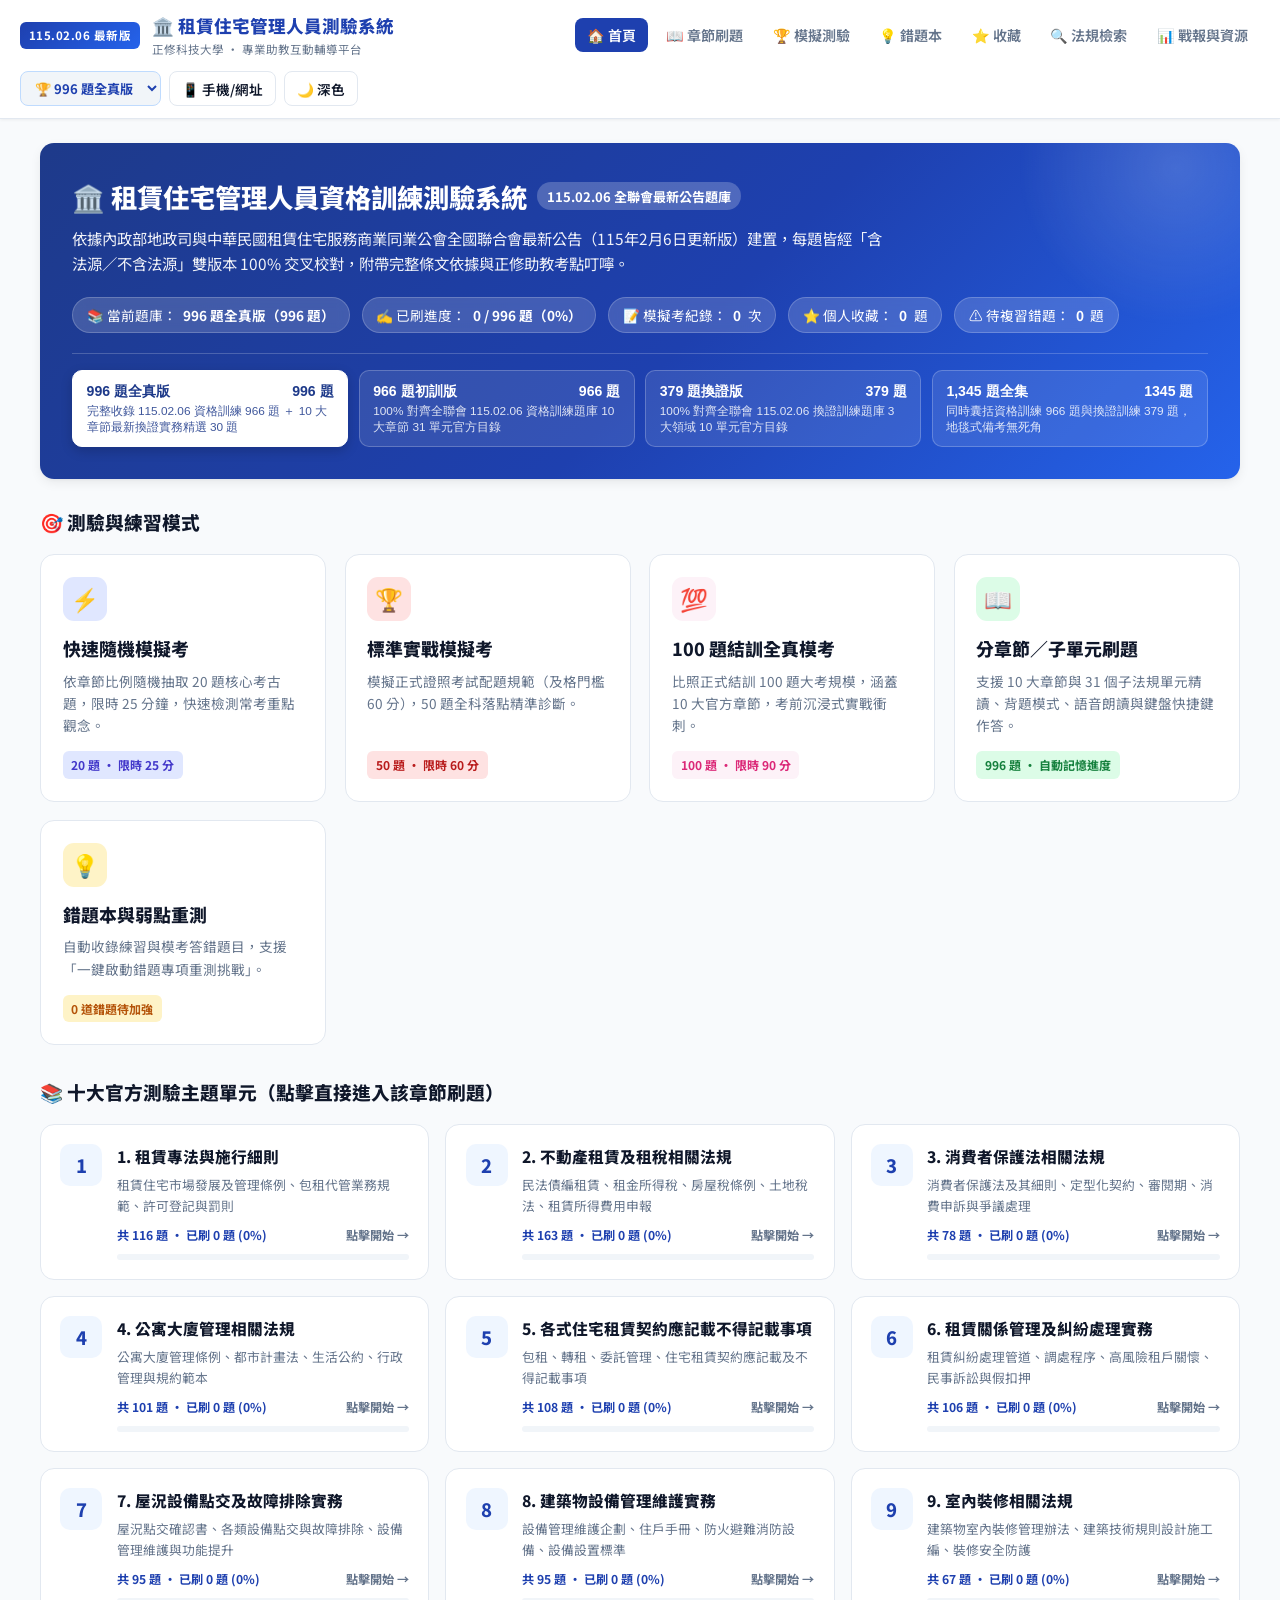
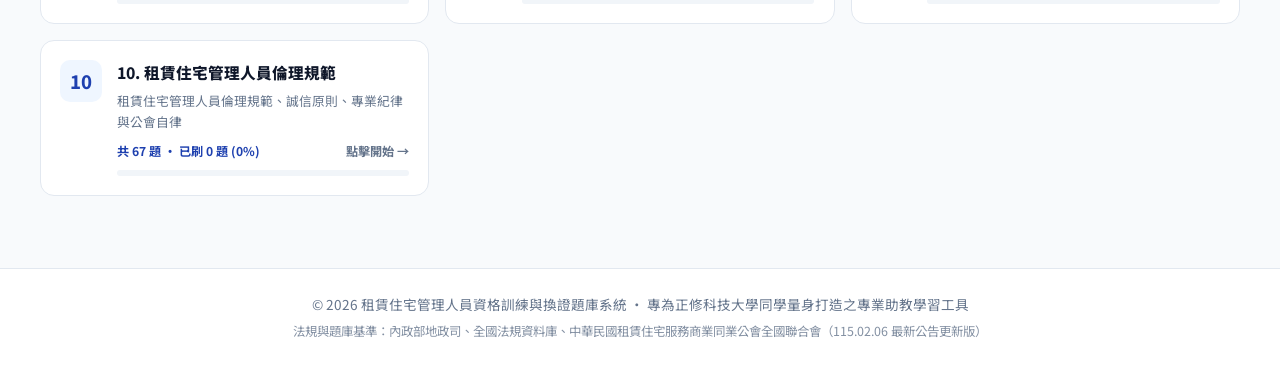
<file: index.html>
<!DOCTYPE html>
<html lang="zh-TW">
<head>
  <meta charset="UTF-8">
  <meta name="viewport" content="width=device-width, initial-scale=1.0">
  <meta name="description" content="租賃住宅管理人員資格訓練與換證測驗考古題互動學習平台（115.02.06 最新官方題庫 1,345 題完整收錄，含 996 題全真版、966 題初訓標準版、379 題換證版）">
  <title>租賃住宅管理人員資格訓練測驗考古題互動學習平台｜115.02.06 最新官方題庫</title>
  <link rel="preconnect" href="https://fonts.googleapis.com">
  <link rel="preconnect" href="https://fonts.gstatic.com" crossorigin>
  <link href="https://fonts.googleapis.com/css2?family=Noto+Sans+TC:wght@400;500;600;700;800;900&display=swap" rel="stylesheet">
  <link rel="stylesheet" href="css/style.css">
</head>
<body>

  <!-- 頂部導航列 -->
  <header>
    <div class="header-container">
      <div class="logo-brand" onclick="switchTab('home')">
        <span class="logo-badge">115.02.06 最新版</span>
        <div>
          <div class="logo-title">🏛️ 租賃住宅管理人員測驗系統</div>
          <span class="logo-subtitle">正修科技大學 · 專業助教互動輔導平台</span>
        </div>
      </div>

      <nav class="main-nav" aria-label="主要功能導覽">
        <button class="nav-btn active" data-tab="home" onclick="switchTab('home')">🏠 首頁</button>
        <button class="nav-btn" data-tab="practice" onclick="switchTab('practice')">📖 章節刷題</button>
        <button class="nav-btn" data-tab="exam" onclick="switchTab('exam', 50)">🏆 模擬測驗</button>
        <button class="nav-btn" data-tab="wrong" onclick="switchTab('wrong')">💡 錯題本 <span id="navWrongBadge" class="nav-mini-badge" style="display:none;">0</span></button>
        <button class="nav-btn" data-tab="bookmarks" onclick="switchTab('bookmarks')">⭐ 收藏 <span id="navStarBadge" class="nav-mini-badge" style="display:none;">0</span></button>
        <button class="nav-btn" data-tab="search" onclick="switchTab('search')">🔍 法規檢索</button>
        <button class="nav-btn" data-tab="analytics" onclick="switchTab('analytics')">📊 戰報與資源</button>
      </nav>

      <div class="header-tools">
        <select id="headerBankSelector" class="bank-select" title="切換官方題庫版本" onchange="changeQuestionBank(this.value)">
          <option value="full996">🏆 996 題全真版</option>
          <option value="qual966">🎓 966 題初訓版</option>
          <option value="renew379">🔄 379 題換證版</option>
          <option value="all1345">🔥 1,345 題全集</option>
        </select>
        <button id="connectInfoBtn" class="tool-btn" title="查看永久書籤網址與手機跨裝置連線 QR Code" onclick="openConnectionModal()">📱 手機/網址</button>
        <button id="themeToggleBtn" class="tool-btn" title="切換深淺色主題">🌙 深色</button>
      </div>
    </div>
  </header>

  <!-- 主內容區 -->
  <main id="mainContent">
    <!-- 頁面內容將由 app.js 動態渲染 -->
  </main>

  <!-- 頁尾 -->
  <footer>
    <p>© 2026 租賃住宅管理人員資格訓練與換證題庫系統 · 專為正修科技大學同學量身打造之專業助教學習工具</p>
    <p style="margin-top: 0.35rem; font-size: 0.78rem; opacity: 0.8;">
      法規與題庫基準：內政部地政司、全國法規資料庫、中華民國租賃住宅服務商業同業公會全國聯合會（115.02.06 最新公告更新版）
    </p>
  </footer>

  <!-- 腳本引入 -->
  <script src="js/questions.js"></script>
  <script src="js/app.js"></script>
</body>
</html>
</file>
<file: css/style.css>
:root {
  --primary: #1e40af;
  --primary-hover: #1d4ed8;
  --primary-light: #eff6ff;
  --primary-border: #bfdbfe;
  --secondary: #0f172a;
  --success: #059669;
  --success-bg: #ecfdf5;
  --success-text: #065f46;
  --success-border: #a7f3d0;
  --danger: #dc2626;
  --danger-bg: #fef2f2;
  --danger-text: #991b1b;
  --danger-border: #fecaca;
  --warning: #d97706;
  --warning-bg: #fffbeb;
  --warning-text: #92400e;
  --warning-border: #fde68a;
  --info: #0284c7;
  --bg-main: #f8fafc;
  --bg-card: #ffffff;
  --bg-subtle: #f1f5f9;
  --text-main: #0f172a;
  --text-muted: #64748b;
  --border-color: #e2e8f0;
  --shadow-sm: 0 1px 3px 0 rgb(0 0 0 / 0.06);
  --shadow-md: 0 4px 12px -1px rgb(0 0 0 / 0.08), 0 2px 4px -2px rgb(0 0 0 / 0.06);
  --shadow-lg: 0 12px 24px -4px rgb(0 0 0 / 0.12), 0 4px 8px -4px rgb(0 0 0 / 0.08);
  --radius: 14px;
  --font-sans: "Noto Sans TC", -apple-system, BlinkMacSystemFont, "Segoe UI", Roboto, sans-serif;
}

[data-theme="dark"] {
  --primary: #3b82f6;
  --primary-hover: #60a5fa;
  --primary-light: #1e293b;
  --primary-border: #2563eb;
  --secondary: #f8fafc;
  --success: #10b981;
  --success-bg: rgba(16, 185, 129, 0.16);
  --success-text: #6ee7b7;
  --success-border: #059669;
  --danger: #f87171;
  --danger-bg: rgba(239, 68, 68, 0.16);
  --danger-text: #fca5a5;
  --danger-border: #dc2626;
  --warning: #fbbf24;
  --warning-bg: rgba(245, 158, 11, 0.16);
  --warning-text: #fde68a;
  --warning-border: #d97706;
  --bg-main: #0b1120;
  --bg-card: #162032;
  --bg-subtle: #1e293b;
  --text-main: #f1f5f9;
  --text-muted: #94a3b8;
  --border-color: #2e3f59;
}

* {
  box-sizing: border-box;
  margin: 0;
  padding: 0;
}

body {
  font-family: var(--font-sans);
  background-color: var(--bg-main);
  color: var(--text-main);
  line-height: 1.65;
  transition: background-color 0.25s, color 0.25s;
  min-height: 100vh;
  display: flex;
  flex-direction: column;
}

/* Header & Nav */
header {
  background: var(--bg-card);
  border-bottom: 1px solid var(--border-color);
  position: sticky;
  top: 0;
  z-index: 100;
  box-shadow: var(--shadow-sm);
}

.header-container {
  max-width: 1280px;
  margin: 0 auto;
  padding: 0.7rem 1.25rem;
  display: flex;
  justify-content: space-between;
  align-items: center;
  gap: 0.75rem;
  flex-wrap: wrap;
}

.logo-brand {
  display: flex;
  align-items: center;
  gap: 0.75rem;
  text-decoration: none;
  color: var(--text-main);
  cursor: pointer;
  flex-shrink: 0;
}

.logo-badge {
  background: linear-gradient(135deg, #1e40af, #2563eb);
  color: #fff;
  font-size: 0.72rem;
  font-weight: 700;
  padding: 0.25rem 0.55rem;
  border-radius: 6px;
  letter-spacing: 0.5px;
  white-space: nowrap;
}

.logo-title {
  font-size: 1.1rem;
  font-weight: 800;
  color: var(--primary);
  display: flex;
  align-items: center;
  gap: 0.4rem;
}

.logo-subtitle {
  font-size: 0.72rem;
  color: var(--text-muted);
  display: block;
}

nav.main-nav {
  display: flex;
  gap: 0.35rem;
  align-items: center;
  overflow-x: auto;
  scrollbar-width: none;
  padding: 0.15rem 0;
}

nav.main-nav::-webkit-scrollbar {
  display: none;
}

.nav-btn {
  background: transparent;
  border: none;
  padding: 0.45rem 0.75rem;
  border-radius: 8px;
  font-size: 0.88rem;
  font-weight: 600;
  color: var(--text-muted);
  cursor: pointer;
  display: inline-flex;
  align-items: center;
  gap: 0.35rem;
  transition: all 0.2s;
  white-space: nowrap;
  font-family: inherit;
}

.nav-btn:hover {
  background: var(--primary-light);
  color: var(--primary);
}

.nav-btn.active {
  background: var(--primary);
  color: #fff;
}

.nav-mini-badge {
  background: rgba(239, 68, 68, 0.15);
  color: var(--danger);
  font-size: 0.7rem;
  font-weight: 800;
  padding: 0.05rem 0.4rem;
  border-radius: 999px;
}

.nav-btn.active .nav-mini-badge {
  background: rgba(255, 255, 255, 0.25);
  color: #fff;
}

.header-tools {
  display: flex;
  align-items: center;
  gap: 0.5rem;
  flex-shrink: 0;
}

.bank-select {
  background: var(--bg-subtle);
  border: 1px solid var(--primary-border);
  color: var(--primary);
  padding: 0.38rem 0.65rem;
  border-radius: 8px;
  font-size: 0.82rem;
  font-weight: 700;
  cursor: pointer;
  font-family: inherit;
}

.tool-btn {
  background: var(--bg-card);
  border: 1px solid var(--border-color);
  color: var(--text-main);
  padding: 0.4rem 0.75rem;
  border-radius: 8px;
  cursor: pointer;
  display: inline-flex;
  align-items: center;
  gap: 0.35rem;
  font-size: 0.85rem;
  font-weight: 600;
  transition: all 0.2s;
  font-family: inherit;
}

.tool-btn:hover {
  border-color: var(--primary);
  color: var(--primary);
  background: var(--primary-light);
}

.tool-btn.active-toggle {
  background: var(--primary);
  color: #fff;
  border-color: var(--primary);
}

/* Main Layout */
main {
  max-width: 1240px;
  width: 100%;
  margin: 1.5rem auto;
  padding: 0 1.25rem;
  flex: 1;
}

/* Hero Section */
.hero-banner {
  background: linear-gradient(135deg, #1e3a8a 0%, #1e40af 55%, #2563eb 100%);
  color: #ffffff;
  border-radius: var(--radius);
  padding: 2rem;
  margin-bottom: 1.75rem;
  box-shadow: var(--shadow-md);
  position: relative;
  overflow: hidden;
}

.hero-banner::after {
  content: "";
  position: absolute;
  top: -40%;
  right: -8%;
  width: 320px;
  height: 320px;
  background: radial-gradient(circle, rgba(255,255,255,0.16) 0%, rgba(255,255,255,0) 70%);
  border-radius: 50%;
  pointer-events: none;
}

.hero-title {
  font-size: 1.65rem;
  font-weight: 800;
  margin-bottom: 0.5rem;
  display: flex;
  align-items: center;
  gap: 0.6rem;
  flex-wrap: wrap;
}

.hero-desc {
  font-size: 0.96rem;
  opacity: 0.94;
  max-width: 820px;
  margin-bottom: 1.25rem;
}

.hero-stats {
  display: flex;
  gap: 0.75rem;
  flex-wrap: wrap;
  margin-bottom: 1.25rem;
}

.stat-chip {
  background: rgba(255, 255, 255, 0.16);
  backdrop-filter: blur(6px);
  padding: 0.38rem 0.85rem;
  border-radius: 999px;
  font-size: 0.85rem;
  display: inline-flex;
  align-items: center;
  gap: 0.4rem;
  border: 1px solid rgba(255, 255, 255, 0.2);
}

/* Bank Switcher Pills in Hero */
.bank-switcher-bar {
  display: grid;
  grid-template-columns: repeat(auto-fit, minmax(220px, 1fr));
  gap: 0.65rem;
  margin-top: 1rem;
  padding-top: 1rem;
  border-top: 1px solid rgba(255, 255, 255, 0.2);
}

.bank-pill {
  background: rgba(255, 255, 255, 0.1);
  border: 1.5px solid rgba(255, 255, 255, 0.22);
  color: #fff;
  padding: 0.65rem 0.85rem;
  border-radius: 10px;
  cursor: pointer;
  text-align: left;
  transition: all 0.2s;
}

.bank-pill:hover {
  background: rgba(255, 255, 255, 0.2);
  transform: translateY(-1px);
}

.bank-pill.active {
  background: #ffffff;
  color: #1e3a8a;
  border-color: #ffffff;
  box-shadow: 0 4px 12px rgba(0, 0, 0, 0.18);
}

.bank-pill-title {
  font-size: 0.88rem;
  font-weight: 800;
  display: flex;
  justify-content: space-between;
  align-items: center;
}

.bank-pill-desc {
  font-size: 0.74rem;
  opacity: 0.85;
  margin-top: 0.2rem;
  line-height: 1.35;
}

/* Mode Cards Grid */
.mode-grid {
  display: grid;
  grid-template-columns: repeat(auto-fit, minmax(230px, 1fr));
  gap: 1.15rem;
  margin-bottom: 2rem;
}

.mode-card {
  background: var(--bg-card);
  border: 1px solid var(--border-color);
  border-radius: var(--radius);
  padding: 1.35rem;
  cursor: pointer;
  transition: transform 0.2s, box-shadow 0.2s, border-color 0.2s;
  display: flex;
  flex-direction: column;
  justify-content: space-between;
}

.mode-card:hover {
  transform: translateY(-4px);
  box-shadow: var(--shadow-lg);
  border-color: var(--primary);
}

.mode-icon-box {
  width: 44px;
  height: 44px;
  border-radius: 11px;
  display: flex;
  align-items: center;
  justify-content: center;
  margin-bottom: 0.85rem;
  font-size: 1.4rem;
}

.mode-card h3 {
  font-size: 1.12rem;
  font-weight: 800;
  margin-bottom: 0.35rem;
  color: var(--text-main);
}

.mode-card p {
  font-size: 0.85rem;
  color: var(--text-muted);
  margin-bottom: 0.9rem;
}

.mode-badge {
  font-size: 0.75rem;
  font-weight: 700;
  padding: 0.25rem 0.55rem;
  border-radius: 6px;
  align-self: flex-start;
}

/* Category Selection Grid */
.category-list {
  display: grid;
  grid-template-columns: repeat(auto-fit, minmax(330px, 1fr));
  gap: 1rem;
  margin-top: 1rem;
}

.cat-card {
  background: var(--bg-card);
  border: 1px solid var(--border-color);
  border-radius: var(--radius);
  padding: 1.2rem;
  cursor: pointer;
  transition: all 0.2s;
  display: flex;
  align-items: flex-start;
  gap: 0.9rem;
}

.cat-card:hover {
  border-color: var(--primary);
  box-shadow: var(--shadow-md);
  transform: translateY(-2px);
}

.cat-icon-badge {
  background: var(--primary-light);
  color: var(--primary);
  width: 42px;
  height: 42px;
  border-radius: 10px;
  display: flex;
  align-items: center;
  justify-content: center;
  flex-shrink: 0;
  font-size: 1.15rem;
  font-weight: 800;
}

.cat-info {
  flex: 1;
  min-width: 0;
}

.cat-info h4 {
  font-size: 0.98rem;
  font-weight: 800;
  margin-bottom: 0.25rem;
  color: var(--text-main);
}

.cat-info p {
  font-size: 0.8rem;
  color: var(--text-muted);
}

.progress-bar-wrap {
  width: 100%;
  height: 6px;
  background: var(--bg-subtle);
  border-radius: 999px;
  overflow: hidden;
  margin-top: 0.55rem;
}

.progress-bar-fill {
  height: 100%;
  background: linear-gradient(90deg, var(--primary), #3b82f6);
  border-radius: 999px;
  transition: width 0.3s ease;
}

/* Question Container & Exam Layout */
.exam-layout {
  display: grid;
  grid-template-columns: 1fr 310px;
  gap: 1.5rem;
  align-items: start;
}

@media (max-width: 920px) {
  .exam-layout {
    grid-template-columns: 1fr;
  }
}

.question-card {
  background: var(--bg-card);
  border: 1px solid var(--border-color);
  border-radius: var(--radius);
  padding: 1.65rem;
  box-shadow: var(--shadow-sm);
  margin-bottom: 1.25rem;
  position: relative;
}

.q-header {
  display: flex;
  justify-content: space-between;
  align-items: center;
  margin-bottom: 0.85rem;
  padding-bottom: 0.75rem;
  border-bottom: 1px solid var(--border-color);
  font-size: 0.85rem;
  flex-wrap: wrap;
  gap: 0.5rem;
}

.q-badge-group {
  display: flex;
  align-items: center;
  gap: 0.45rem;
  flex-wrap: wrap;
}

.q-badge {
  background: var(--primary-light);
  color: var(--primary);
  font-weight: 700;
  padding: 0.22rem 0.55rem;
  border-radius: 6px;
  font-size: 0.8rem;
}

.q-sub-badge {
  background: var(--bg-subtle);
  color: var(--text-muted);
  font-weight: 600;
  padding: 0.2rem 0.5rem;
  border-radius: 6px;
  font-size: 0.76rem;
}

.q-actions {
  display: flex;
  gap: 0.35rem;
  align-items: center;
}

.btn-icon {
  background: var(--bg-subtle);
  border: 1px solid transparent;
  color: var(--text-muted);
  cursor: pointer;
  padding: 0.28rem 0.6rem;
  border-radius: 6px;
  font-size: 0.82rem;
  font-weight: 600;
  transition: all 0.2s;
  font-family: inherit;
}

.btn-icon:hover {
  color: var(--primary);
  border-color: var(--primary-border);
  background: var(--primary-light);
}

.btn-icon.active {
  color: var(--warning-text);
  background: var(--warning-bg);
  border-color: var(--warning-border);
}

.q-title {
  font-size: 1.15rem;
  font-weight: 700;
  margin-bottom: 1.25rem;
  color: var(--text-main);
  line-height: 1.6;
}

.options-list {
  display: flex;
  flex-direction: column;
  gap: 0.7rem;
  margin-bottom: 1.25rem;
}

.option-item {
  display: flex;
  align-items: flex-start;
  padding: 0.85rem 1rem;
  border: 1.5px solid var(--border-color);
  border-radius: 10px;
  cursor: pointer;
  transition: all 0.15s;
  background: var(--bg-card);
  font-size: 0.96rem;
  gap: 0.75rem;
  user-select: none;
  line-height: 1.5;
}

.option-item:hover {
  border-color: var(--primary);
  background: var(--primary-light);
}

.option-item.selected {
  border-color: var(--primary);
  background: var(--primary-light);
  font-weight: 600;
}

.option-item.correct {
  border-color: var(--success) !important;
  background: var(--success-bg) !important;
  color: var(--success-text);
  font-weight: 700;
}

.option-item.wrong {
  border-color: var(--danger) !important;
  background: var(--danger-bg) !important;
  color: var(--danger-text);
  font-weight: 700;
}

.opt-prefix {
  width: 28px;
  height: 28px;
  border-radius: 50%;
  border: 1.5px solid var(--border-color);
  display: flex;
  align-items: center;
  justify-content: center;
  font-weight: 700;
  font-size: 0.82rem;
  flex-shrink: 0;
  color: var(--text-muted);
  margin-top: 0.05rem;
}

.option-item.selected .opt-prefix {
  background: var(--primary);
  border-color: var(--primary);
  color: #fff;
}

.option-item.correct .opt-prefix {
  background: var(--success);
  border-color: var(--success);
  color: #fff;
}

.option-item.wrong .opt-prefix {
  background: var(--danger);
  border-color: var(--danger);
  color: #fff;
}

/* Explanation Box */
.explanation-box {
  background: var(--primary-light);
  border: 1px solid var(--primary-border);
  border-radius: 10px;
  padding: 1.2rem;
  margin-top: 1rem;
  font-size: 0.92rem;
  animation: fadeIn 0.25s ease;
}

.exp-header {
  font-weight: 800;
  color: var(--primary);
  margin-bottom: 0.5rem;
  display: flex;
  align-items: center;
  gap: 0.4rem;
}

.exp-law {
  background: var(--bg-subtle);
  padding: 0.6rem 0.85rem;
  border-radius: 8px;
  font-size: 0.88rem;
  margin: 0.5rem 0;
  color: var(--text-main);
  border-left: 4px solid var(--primary);
  line-height: 1.65;
}

.exp-trap {
  background: var(--warning-bg);
  border: 1px dashed var(--warning-border);
  color: var(--warning-text);
  padding: 0.6rem 0.85rem;
  border-radius: 8px;
  margin-top: 0.65rem;
  font-size: 0.86rem;
  line-height: 1.55;
}

.shortcut-hint {
  margin-top: 1rem;
  padding-top: 0.75rem;
  border-top: 1px dashed var(--border-color);
  font-size: 0.78rem;
  color: var(--text-muted);
  display: flex;
  justify-content: space-between;
  flex-wrap: wrap;
  gap: 0.5rem;
}

/* Sidebar Panel */
.sidebar-panel {
  background: var(--bg-card);
  border: 1px solid var(--border-color);
  border-radius: var(--radius);
  padding: 1.25rem;
  box-shadow: var(--shadow-sm);
  position: sticky;
  top: 4.8rem;
}

.panel-title {
  font-size: 0.95rem;
  font-weight: 700;
  margin-bottom: 0.65rem;
  display: flex;
  justify-content: space-between;
  align-items: center;
}

.timer-display {
  font-size: 1.25rem;
  font-weight: 800;
  color: var(--primary);
  font-variant-numeric: tabular-nums;
  display: flex;
  align-items: center;
  gap: 0.35rem;
}

.timer-warning {
  color: var(--danger);
  animation: pulse 1s infinite;
}

.q-grid {
  display: grid;
  grid-template-columns: repeat(5, 1fr);
  gap: 0.38rem;
  margin-top: 0.75rem;
  max-height: 300px;
  overflow-y: auto;
  padding: 0.2rem;
}

.q-grid-btn {
  aspect-ratio: 1;
  border: 1px solid var(--border-color);
  background: var(--bg-main);
  color: var(--text-main);
  border-radius: 6px;
  font-size: 0.78rem;
  font-weight: 600;
  cursor: pointer;
  display: flex;
  align-items: center;
  justify-content: center;
  transition: all 0.15s;
  font-family: inherit;
}

.q-grid-btn:hover {
  border-color: var(--primary);
}

.q-grid-btn.answered {
  background: var(--primary-light);
  color: var(--primary);
  border-color: var(--primary-border);
}

.q-grid-btn.answered-correct {
  background: var(--success-bg);
  color: var(--success-text);
  border-color: var(--success-border);
}

.q-grid-btn.answered-wrong {
  background: var(--danger-bg);
  color: var(--danger-text);
  border-color: var(--danger-border);
}

.q-grid-btn.current {
  outline: 2px solid var(--primary);
  font-weight: 800;
}

.q-grid-btn.starred {
  position: relative;
}

.q-grid-btn.starred::after {
  content: "★";
  position: absolute;
  top: -2px;
  right: 1px;
  font-size: 0.58rem;
  color: var(--warning);
}

.exam-controls {
  display: flex;
  flex-direction: column;
  gap: 0.5rem;
  margin-top: 1.15rem;
}

/* Primary Action Buttons */
.btn-primary {
  background: var(--primary);
  color: #fff;
  border: none;
  padding: 0.7rem 1.2rem;
  border-radius: 8px;
  font-size: 0.92rem;
  font-weight: 700;
  cursor: pointer;
  display: inline-flex;
  align-items: center;
  justify-content: center;
  gap: 0.45rem;
  transition: all 0.2s;
  box-shadow: var(--shadow-sm);
  font-family: inherit;
}

.btn-primary:hover:not(:disabled) {
  background: var(--primary-hover);
  transform: translateY(-1px);
}

.btn-secondary {
  background: var(--bg-card);
  color: var(--text-main);
  border: 1px solid var(--border-color);
  padding: 0.7rem 1.2rem;
  border-radius: 8px;
  font-size: 0.92rem;
  font-weight: 600;
  cursor: pointer;
  display: inline-flex;
  align-items: center;
  justify-content: center;
  gap: 0.45rem;
  transition: all 0.2s;
  font-family: inherit;
}

.btn-secondary:hover:not(:disabled) {
  background: var(--bg-subtle);
  border-color: var(--primary);
}

.btn-success {
  background: var(--success);
  color: #fff;
  border: none;
  padding: 0.7rem 1.2rem;
  border-radius: 8px;
  font-size: 0.92rem;
  font-weight: 700;
  cursor: pointer;
  transition: all 0.2s;
  font-family: inherit;
}

.btn-success:hover {
  filter: brightness(0.95);
}

/* Result Card */
.result-card {
  background: var(--bg-card);
  border: 1px solid var(--border-color);
  border-radius: var(--radius);
  padding: 2.25rem;
  text-align: center;
  box-shadow: var(--shadow-md);
  max-width: 760px;
  margin: 0 auto;
}

.score-circle {
  width: 136px;
  height: 136px;
  border-radius: 50%;
  margin: 0 auto 1.25rem;
  display: flex;
  flex-direction: column;
  align-items: center;
  justify-content: center;
  border: 8px solid;
}

.score-circle.pass {
  border-color: var(--success);
  color: var(--success);
  background: var(--success-bg);
}

.score-circle.fail {
  border-color: var(--danger);
  color: var(--danger);
  background: var(--danger-bg);
}

.score-num {
  font-size: 2.4rem;
  font-weight: 900;
  line-height: 1;
}

.score-total {
  font-size: 0.82rem;
  color: var(--text-muted);
}

.result-breakdown {
  display: grid;
  grid-template-columns: repeat(auto-fit, minmax(150px, 1fr));
  gap: 0.85rem;
  margin: 1.5rem 0;
  text-align: left;
}

.breakdown-box {
  background: var(--bg-main);
  padding: 1rem;
  border-radius: 10px;
  border: 1px solid var(--border-color);
}

.breakdown-box .lbl {
  font-size: 0.78rem;
  color: var(--text-muted);
}

.breakdown-box .val {
  font-size: 1.25rem;
  font-weight: 800;
  color: var(--text-main);
  margin-top: 0.15rem;
}

/* Search & Quick Tags */
.search-bar-wrap {
  display: flex;
  gap: 0.65rem;
  margin-bottom: 0.85rem;
  flex-wrap: wrap;
}

.search-input {
  flex: 1;
  min-width: 240px;
  padding: 0.75rem 1rem;
  border: 1.5px solid var(--border-color);
  border-radius: 10px;
  background: var(--bg-card);
  color: var(--text-main);
  font-size: 0.95rem;
  font-family: inherit;
}

.search-input:focus {
  outline: none;
  border-color: var(--primary);
}

.quick-tags {
  display: flex;
  gap: 0.45rem;
  flex-wrap: wrap;
  margin-bottom: 1.25rem;
  align-items: center;
}

.tag-chip {
  background: var(--bg-card);
  border: 1px solid var(--border-color);
  color: var(--text-muted);
  font-size: 0.78rem;
  font-weight: 600;
  padding: 0.25rem 0.65rem;
  border-radius: 999px;
  cursor: pointer;
  transition: all 0.15s;
}

.tag-chip:hover {
  border-color: var(--primary);
  color: var(--primary);
  background: var(--primary-light);
}

mark.hl {
  background: #fef08a;
  color: #854d0e;
  padding: 0 0.15rem;
  border-radius: 3px;
  font-weight: 700;
}

/* Animations */
@keyframes fadeIn {
  from { opacity: 0; transform: translateY(5px); }
  to { opacity: 1; transform: translateY(0); }
}

@keyframes pulse {
  0%, 100% { opacity: 1; }
  50% { opacity: 0.5; }
}

/* Footer */
footer {
  background: var(--bg-card);
  border-top: 1px solid var(--border-color);
  padding: 1.5rem;
  text-align: center;
  font-size: 0.85rem;
  color: var(--text-muted);
  margin-top: 3rem;
}

/* Responsive adjustments */
@media (max-width: 768px) {
  .header-container {
    padding: 0.6rem 0.85rem;
  }
  main {
    padding: 0 0.85rem;
    margin: 1rem auto;
  }
  .hero-banner {
    padding: 1.35rem;
  }
  .hero-title {
    font-size: 1.3rem;
  }
  .question-card {
    padding: 1.2rem;
  }
}

/* Print Styles */
@media print {
  header, nav, .exam-controls, .sidebar-panel, footer, .hero-banner, .btn-icon, .shortcut-hint {
    display: none !important;
  }
  body {
    background: #fff;
    color: #000;
  }
  .exam-layout {
    display: block;
  }
  .question-card {
    border: 1px solid #ccc;
    box-shadow: none;
    page-break-inside: avoid;
    margin-bottom: 1.5rem;
  }
}
</file>
